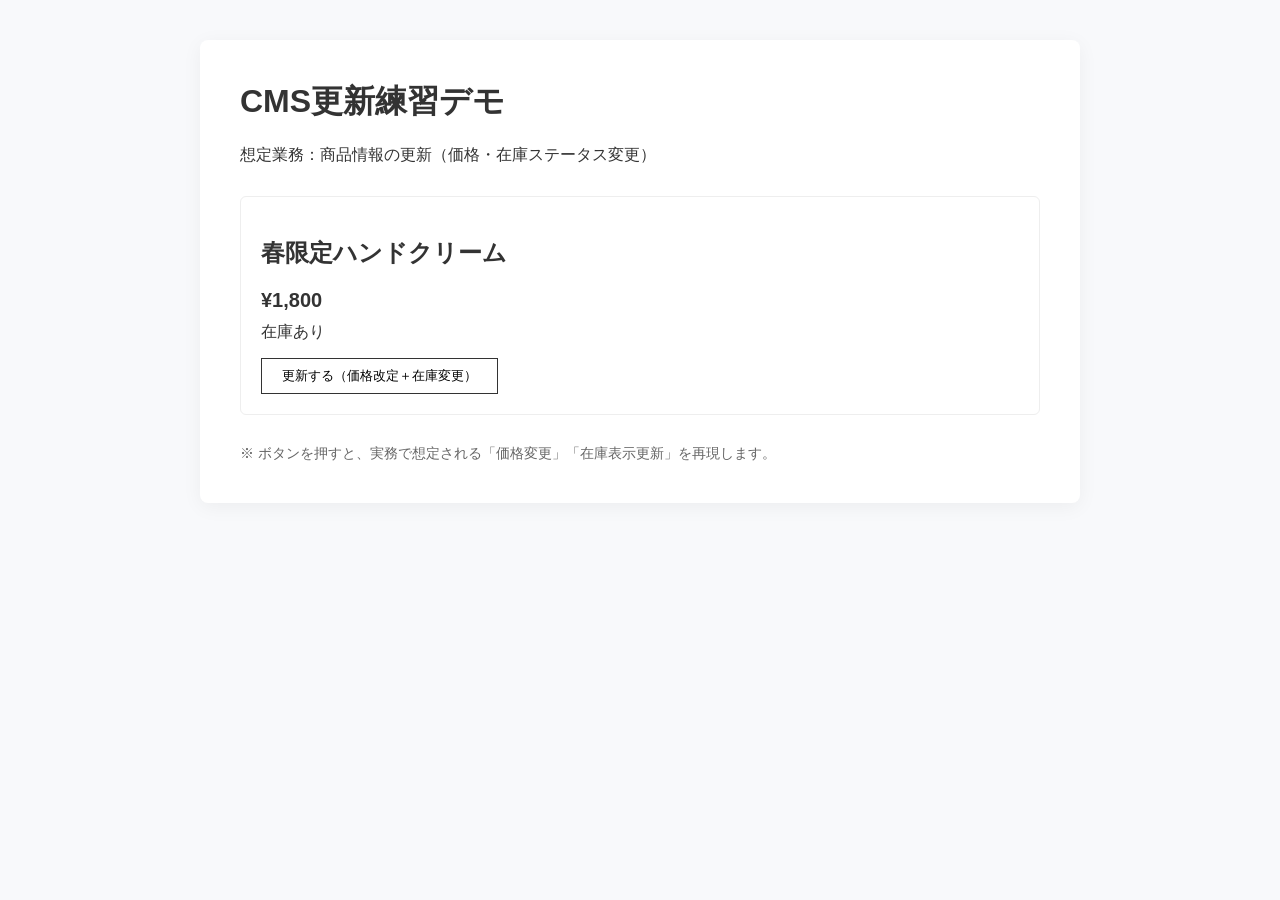
<file: cms-demo.html>
<!DOCTYPE html>
<html lang="ja">
<head>
<meta charset="UTF-8">
<meta name="viewport" content="width=device-width, initial-scale=1.0">
<title>CMS更新デモ | M.Tポートフォリオ</title>

<style>
body {
  font-family: -apple-system, BlinkMacSystemFont, "Helvetica Neue", Arial, sans-serif;
  background: #f8f9fb;
  margin: 0;
  padding: 40px 20px;
  color: #333;
}

.container {
  max-width: 800px;
  margin: auto;
  background: white;
  padding: 40px;
  box-shadow: 0 4px 20px rgba(0,0,0,0.05);
  border-radius: 8px;
}

h1 {
  margin-top: 0;
}

.product {
  margin-top: 30px;
  padding: 20px;
  border: 1px solid #eee;
  border-radius: 6px;
}

.price {
  font-size: 20px;
  font-weight: bold;
  margin: 10px 0;
}

.stock {
  margin-bottom: 15px;
}

button {
  padding: 8px 20px;
  border: 1px solid #333;
  background: white;
  cursor: pointer;
  transition: 0.3s;
}

button:hover {
  background: #333;
  color: white;
}

.note {
  margin-top: 30px;
  font-size: 14px;
  color: #666;
}
</style>
</head>

<body>

<div class="container">

<h1>CMS更新練習デモ</h1>
<p>想定業務：商品情報の更新（価格・在庫ステータス変更）</p>

<div class="product">
  <h2 id="product-name">春限定ハンドクリーム</h2>
  <div class="price" id="price">¥1,800</div>
  <div class="stock" id="stock">在庫あり</div>
  <button onclick="updateContent()">更新する（価格改定＋在庫変更）</button>
</div>

<div class="note">
※ ボタンを押すと、実務で想定される「価格変更」「在庫表示更新」を再現します。
</div>

</div>

<script>
let updated = false;

function updateContent() {
  const price = document.getElementById("price");
  const stock = document.getElementById("stock");

  if (!updated) {
    price.textContent = "¥1,500（セール価格）";
    stock.textContent = "残りわずか";
    stock.style.color = "red";
    updated = true;
  } else {
    price.textContent = "¥1,800";
    stock.textContent = "在庫あり";
    stock.style.color = "black";
    updated = false;
  }
}
</script>

</body>
</html>
</file>
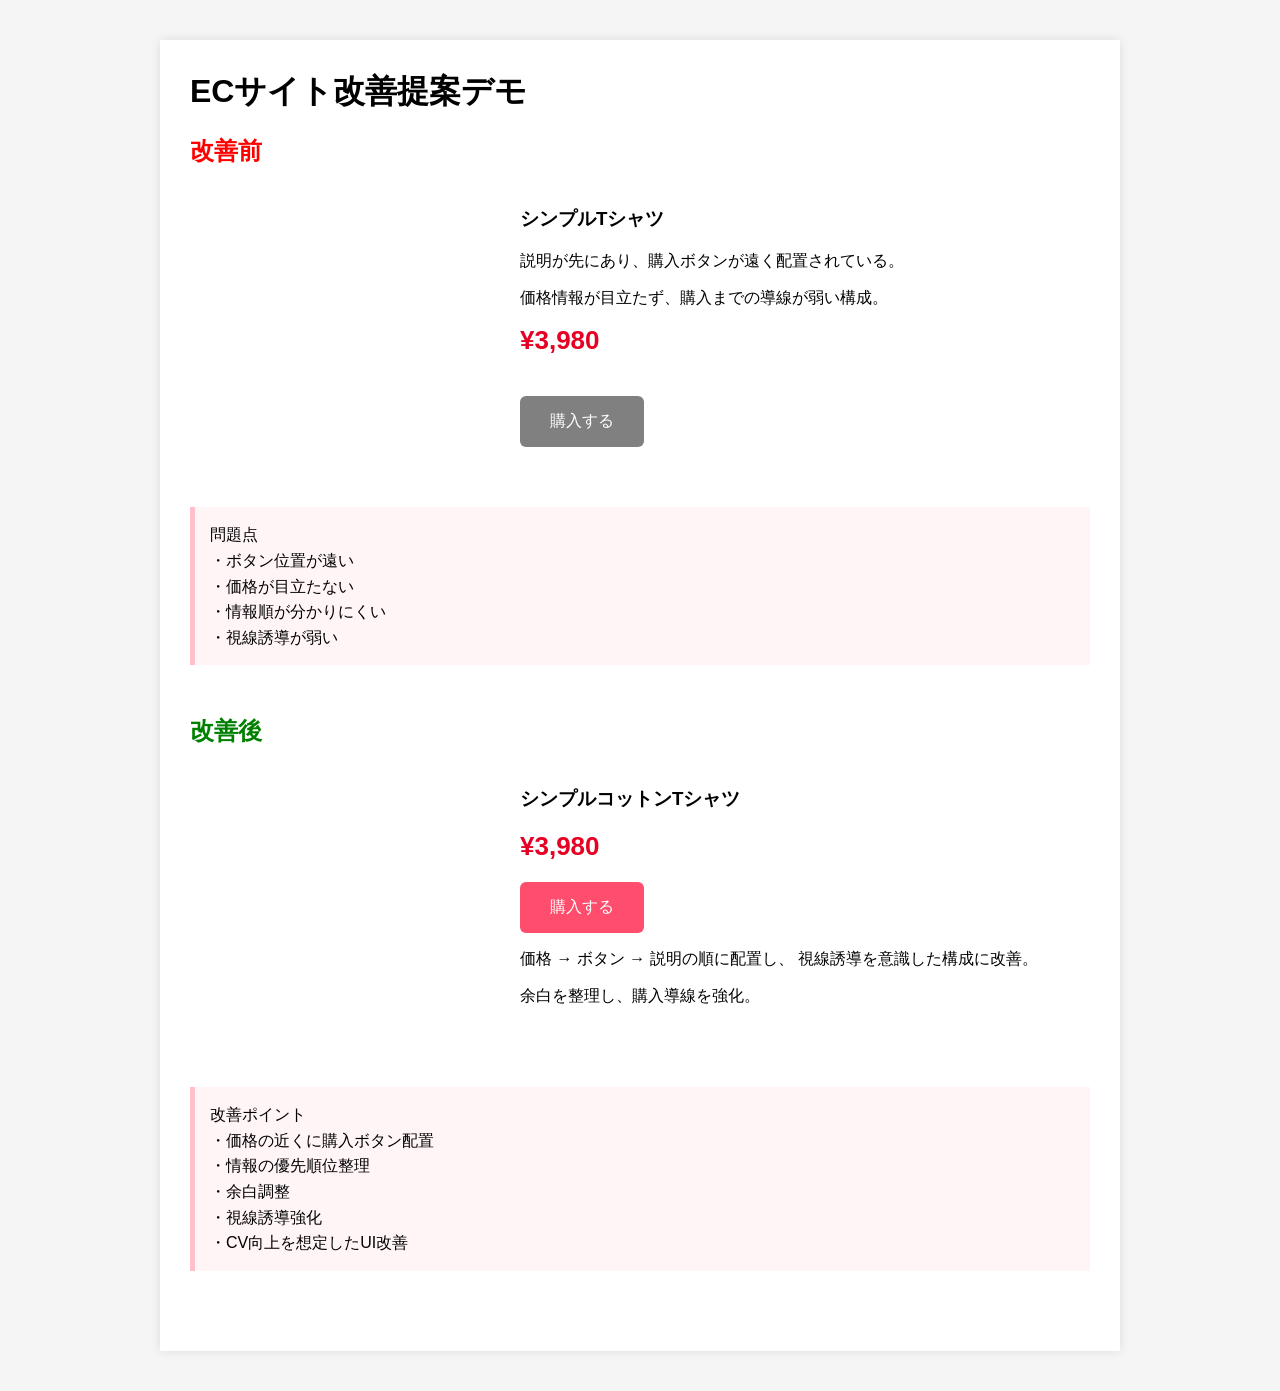
<file: ec-demo.html>
<!DOCTYPE html>
<html lang="ja">
<head>
<meta charset="UTF-8">
<title>EC改善デモ</title>

<style>

body{
font-family:sans-serif;
background:#f5f5f5;
margin:0;
padding:0;
}

.container{
max-width:900px;
margin:40px auto;
background:white;
padding:30px;
box-shadow:0 0 10px rgba(0,0,0,0.1);
}

h1{
margin-top:0;
}

.section{
margin-bottom:50px;
}

.product{
display:flex;
gap:30px;
flex-wrap:wrap;
}

.img{
width:300px;
height:300px;
background:url("https://images.unsplash.com/photo-1521572163474-6864f9cf17ab?q=80&w=600") center/cover;
border-radius:8px;
}

.info{
flex:1;
min-width:250px;
}

.price{
font-size:26px;
color:#e60023;
margin:10px 0;
font-weight:bold;
}

button{
background:#ff4d6d;
color:white;
border:none;
padding:15px 30px;
font-size:16px;
cursor:pointer;
border-radius:6px;
margin-top:10px;
}

button:hover{
opacity:0.8;
}

.bad button{
background:gray;
margin-top:30px;
}

.note{
margin-top:20px;
padding:15px;
background:#fff4f6;
border-left:5px solid pink;
line-height:1.6;
}

.title-bad{
color:red;
}

.title-good{
color:green;
}

</style>
</head>

<body>

<div class="container">

<h1>ECサイト改善提案デモ</h1>


<!-- 改善前 -->

<div class="section">

<h2 class="title-bad">改善前</h2>

<div class="product bad">

<div class="img"></div>

<div class="info">

<h3>シンプルTシャツ</h3>

<p>
説明が先にあり、購入ボタンが遠く配置されている。
</p>

<p>
価格情報が目立たず、購入までの導線が弱い構成。
</p>

<div class="price">¥3,980</div>

<button>購入する</button>

</div>

</div>

<div class="note">

問題点<br>
・ボタン位置が遠い<br>
・価格が目立たない<br>
・情報順が分かりにくい<br>
・視線誘導が弱い

</div>

</div>



<!-- 改善後 -->

<div class="section">

<h2 class="title-good">改善後</h2>

<div class="product">

<div class="img"></div>

<div class="info">

<h3>シンプルコットンTシャツ</h3>

<div class="price">¥3,980</div>

<button>購入する</button>

<p>
価格 → ボタン → 説明の順に配置し、
視線誘導を意識した構成に改善。
</p>

<p>
余白を整理し、購入導線を強化。
</p>

</div>

</div>

<div class="note">

改善ポイント<br>
・価格の近くに購入ボタン配置<br>
・情報の優先順位整理<br>
・余白調整<br>
・視線誘導強化<br>
・CV向上を想定したUI改善

</div>

</div>


</div>

</body>
</html>
</file>
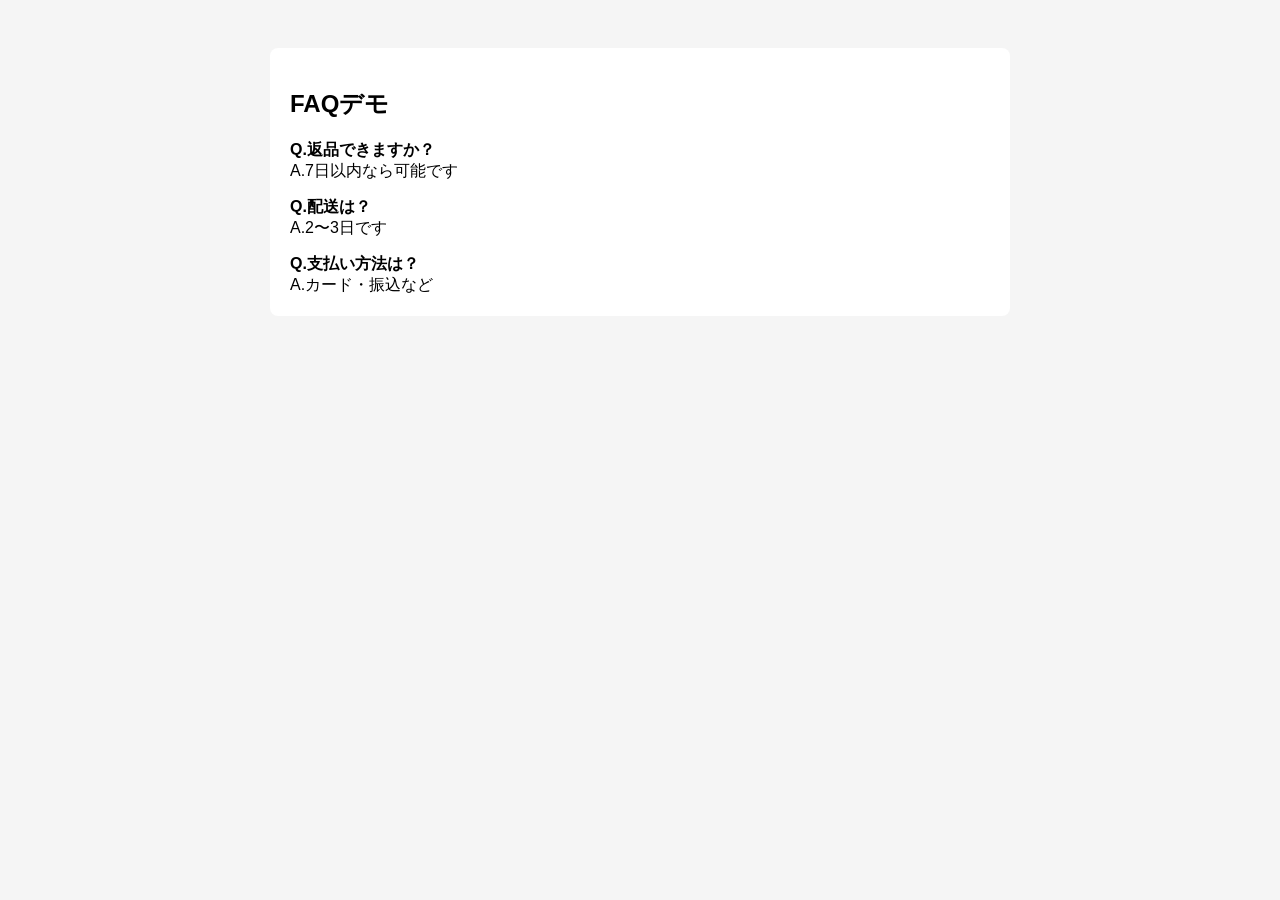
<file: faq.html>
<!DOCTYPE html>
<html lang="ja">
<head>
<meta charset="UTF-8">
<title>FAQデモ</title>

<style>
body{
font-family:sans-serif;
padding:40px;
background:#f5f5f5;
}

.box{
max-width:700px;
margin:auto;
background:white;
padding:20px;
border-radius:8px;
}

.q{
font-weight:bold;
margin-top:15px;
}

</style>

</head>
<body>

<div class="box">

<h2>FAQデモ</h2>

<div class="q">Q.返品できますか？</div>
<div>A.7日以内なら可能です</div>

<div class="q">Q.配送は？</div>
<div>A.2〜3日です</div>

<div class="q">Q.支払い方法は？</div>
<div>A.カード・振込など</div>

</div>

</body>
</html>
</file>
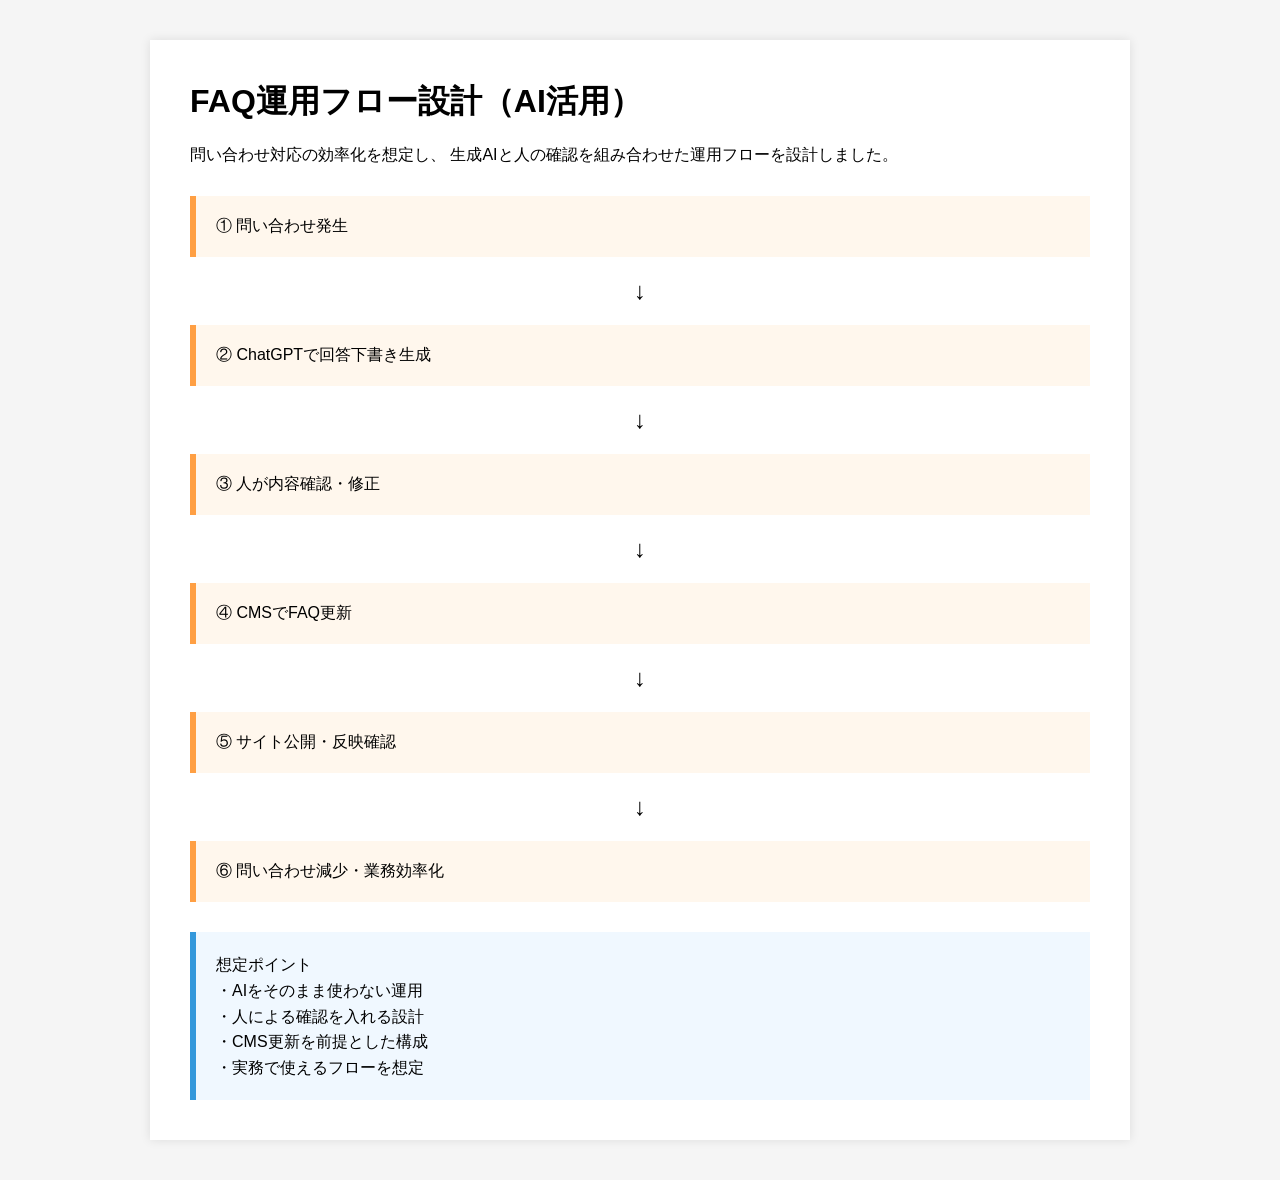
<file: flow-demo.html>
<!DOCTYPE html>
<html lang="ja">
<head>
<meta charset="UTF-8">
<title>FAQ運用フロー</title>

<style>

body{
font-family:sans-serif;
background:#f5f5f5;
margin:0;
padding:0;
}

.container{
max-width:900px;
margin:40px auto;
background:white;
padding:40px;
box-shadow:0 0 10px rgba(0,0,0,0.1);
}

h1{
margin-top:0;
}

.flow{
display:flex;
flex-direction:column;
gap:20px;
margin-top:30px;
}

.step{
padding:20px;
border-left:6px solid #ff9f43;
background:#fff7ed;
font-size:16px;
}

.arrow{
text-align:center;
font-size:24px;
}

.note{
margin-top:30px;
padding:20px;
background:#f0f8ff;
border-left:6px solid #3498db;
line-height:1.6;
}

</style>
</head>

<body>

<div class="container">

<h1>FAQ運用フロー設計（AI活用）</h1>

<p>
問い合わせ対応の効率化を想定し、
生成AIと人の確認を組み合わせた運用フローを設計しました。
</p>


<div class="flow">

<div class="step">
① 問い合わせ発生
</div>

<div class="arrow">↓</div>

<div class="step">
② ChatGPTで回答下書き生成
</div>

<div class="arrow">↓</div>

<div class="step">
③ 人が内容確認・修正
</div>

<div class="arrow">↓</div>

<div class="step">
④ CMSでFAQ更新
</div>

<div class="arrow">↓</div>

<div class="step">
⑤ サイト公開・反映確認
</div>

<div class="arrow">↓</div>

<div class="step">
⑥ 問い合わせ減少・業務効率化
</div>

</div>


<div class="note">

想定ポイント<br>

・AIをそのまま使わない運用<br>
・人による確認を入れる設計<br>
・CMS更新を前提とした構成<br>
・実務で使えるフローを想定

</div>

</div>

</body>
</html>
</file>
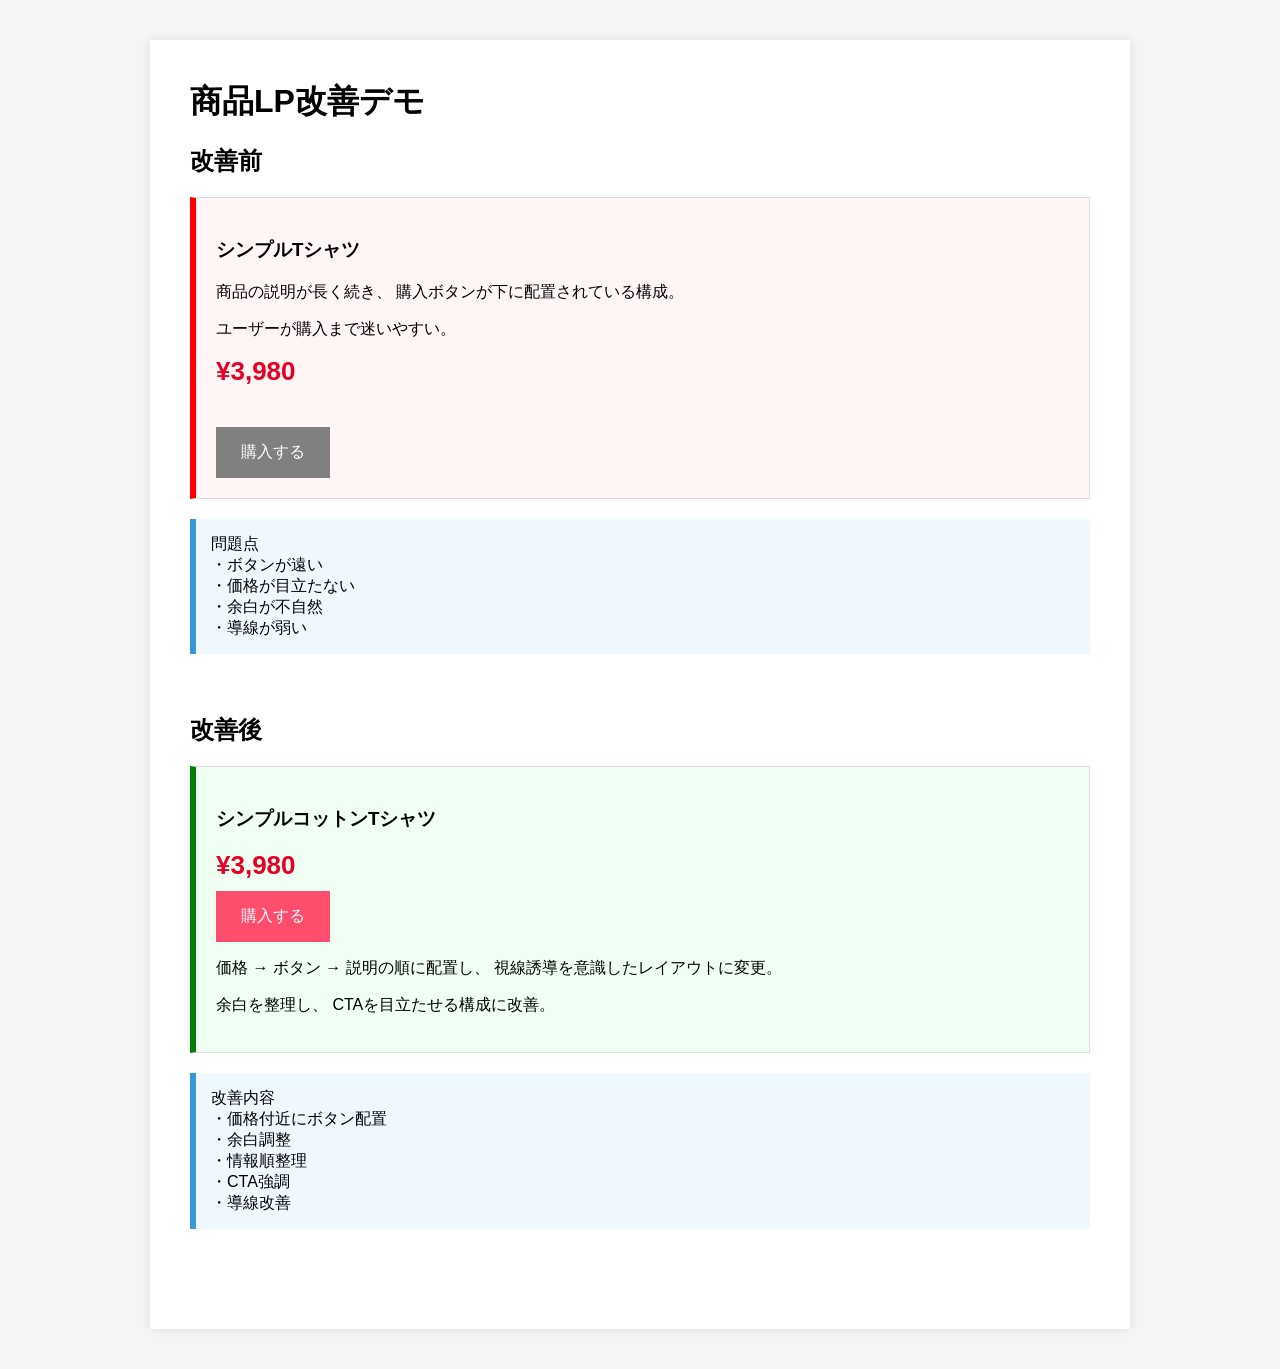
<file: lp-demo.html>
<!DOCTYPE html>
<html lang="ja">
<head>
<meta charset="UTF-8">
<title>LP改善デモ</title>

<style>

body{
font-family:sans-serif;
background:#f5f5f5;
margin:0;
padding:0;
}

.container{
max-width:900px;
margin:40px auto;
background:white;
padding:40px;
box-shadow:0 0 10px rgba(0,0,0,0.1);
}

.section{
margin-bottom:60px;
}

h1{
margin-top:0;
}

.box{
border:1px solid #ddd;
padding:20px;
margin-top:20px;
}

.bad{
background:#fff5f5;
border-left:6px solid red;
}

.good{
background:#f0fff4;
border-left:6px solid green;
}

.price{
font-size:26px;
font-weight:bold;
color:#e60023;
}

button{
padding:15px 25px;
font-size:16px;
border:none;
background:#ff4d6d;
color:white;
cursor:pointer;
margin-top:10px;
}

.bad button{
margin-top:40px;
background:gray;
}

.note{
margin-top:20px;
padding:15px;
background:#f0f8ff;
border-left:6px solid #3498db;
}

</style>
</head>

<body>

<div class="container">

<h1>商品LP改善デモ</h1>



<div class="section">

<h2>改善前</h2>

<div class="box bad">

<h3>シンプルTシャツ</h3>

<p>
商品の説明が長く続き、
購入ボタンが下に配置されている構成。
</p>

<p>
ユーザーが購入まで迷いやすい。
</p>

<div class="price">¥3,980</div>

<button>購入する</button>

</div>

<div class="note">

問題点<br>
・ボタンが遠い<br>
・価格が目立たない<br>
・余白が不自然<br>
・導線が弱い

</div>

</div>



<div class="section">

<h2>改善後</h2>

<div class="box good">

<h3>シンプルコットンTシャツ</h3>

<div class="price">¥3,980</div>

<button>購入する</button>

<p>
価格 → ボタン → 説明の順に配置し、
視線誘導を意識したレイアウトに変更。
</p>

<p>
余白を整理し、
CTAを目立たせる構成に改善。
</p>

</div>

<div class="note">

改善内容<br>
・価格付近にボタン配置<br>
・余白調整<br>
・情報順整理<br>
・CTA強調<br>
・導線改善

</div>

</div>



</div>

</body>
</html>
</file>
